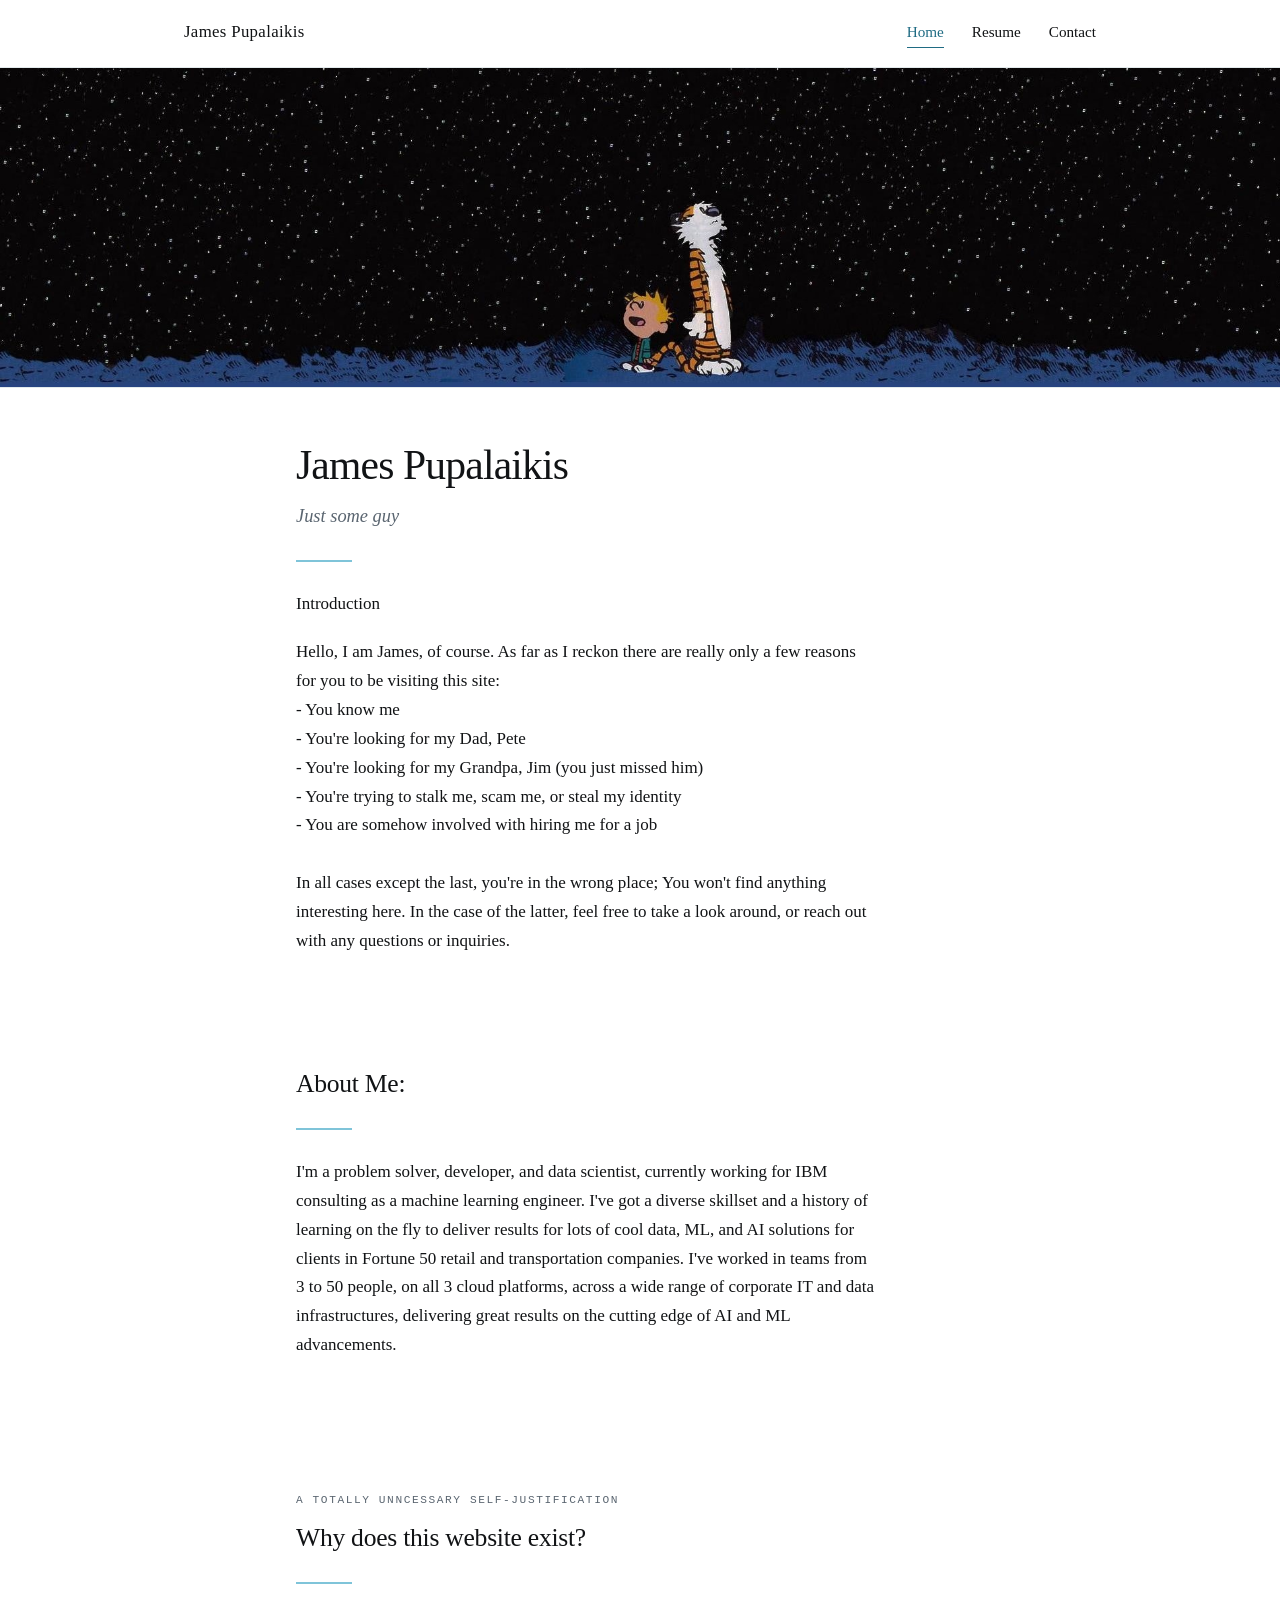
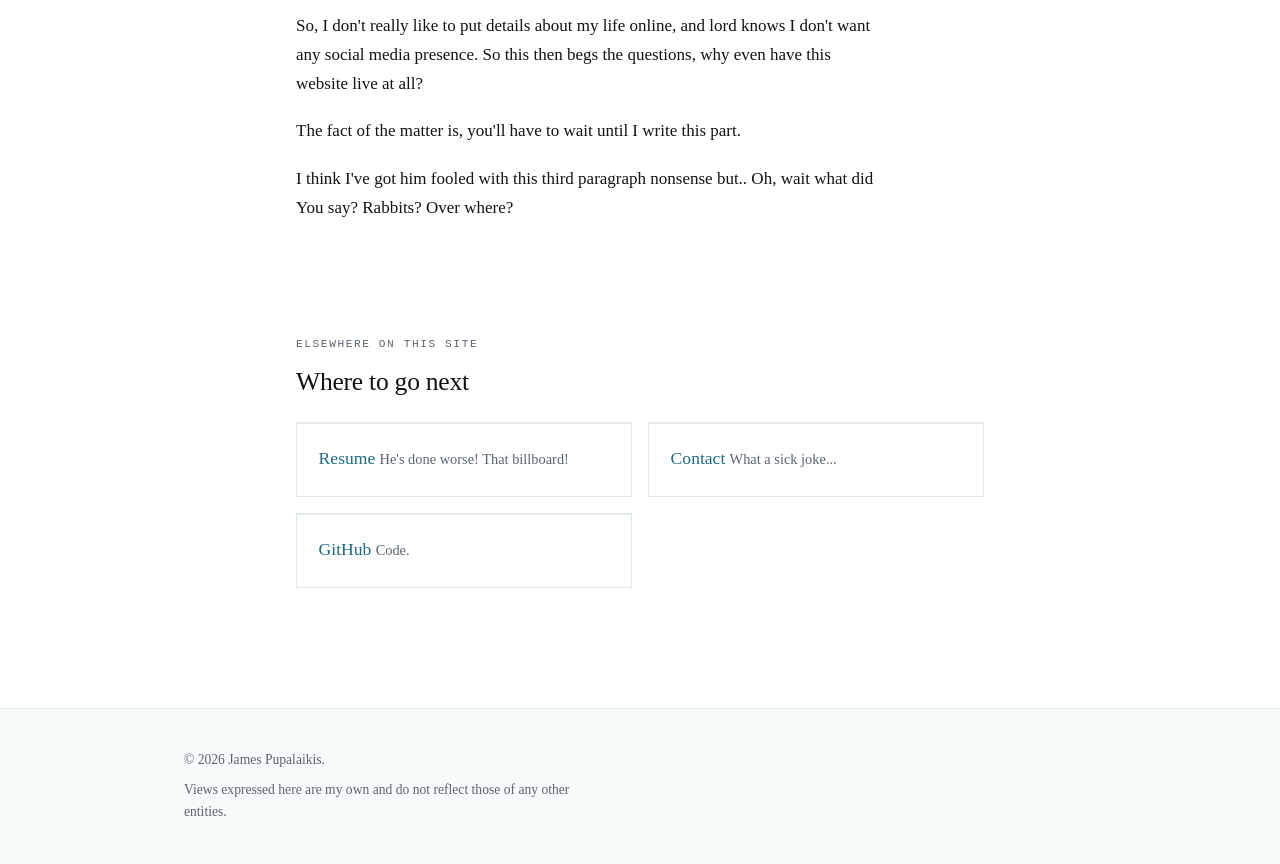
<file: index.html>
<!DOCTYPE html>
<html lang="en">
<head>
<meta charset="utf-8">
<meta name="viewport" content="width=device-width, initial-scale=1">
<title>James Pupalaikis</title>
<meta name="description" content="James Pupalaikis. Dot com, even.">
<link rel="icon" href="media/favicon.png" type="image/png">
<link rel="stylesheet" href="style.css">
</head>
<body>

<a class="skip-link" href="#main">Skip to content</a>

<!-- nav, keep the same on all 3 pages -->
<nav class="site-nav">
  <div class="wrap-wide site-nav-inner">
    <a class="site-nav-name" href="index.html">James Pupalaikis</a>
    <div class="site-nav-links">
      <a href="index.html" aria-current="page">Home</a>
      <a href="resume.html">Resume</a>
      <a href="contact.html">Contact</a>
    </div>
  </div>
</nav>

<img class="banner" src="media/ch.jpg" alt="" width="1900" height="870">

<main id="main">

  <header class="wrap masthead">
    <h1>James Pupalaikis</h1>
    <!-- fill in -->
    <p class="tagline">Just some guy</p>
    <hr class="rule">
  </header>

  <section class="wrap section" style="padding-top:0">
    <!-- fill in -->
    <p>Introduction</p>

    <p>Hello, I am James, of course. As far as I reckon there are really only a few reasons for you to be visiting this site: <br>
      - You know me<br>
      - You're looking for my Dad, Pete <br>
      - You're looking for my Grandpa, Jim (you just missed him) <br>
      - You're trying to stalk me, scam me, or steal my identity <br>
      - You are somehow involved with hiring me for a job <br>
      <br>
      In all cases except the last, you're in the wrong place; You won't find anything interesting here. 
      In the case of the latter, feel free to take a look around, or reach out with any questions or inquiries. 


    </p>
  </section>

  <section class="wrap section">
    <h2>About Me: </h2>
    <hr class="rule">

    <!-- fill in -->
    <p>
      I'm a problem solver, developer, and data scientist, currently working for IBM consulting as a machine learning engineer. 
      I've got a diverse skillset and a history of learning on the fly to deliver results for lots of cool data, ML, and AI solutions for clients in Fortune 50 retail and transportation companies. 
      I've worked in teams from 3 to 50 people, on all 3 cloud platforms, across a wide range of corporate IT and data infrastructures, delivering great results on the cutting edge of AI and ML advancements. 
    </p>

    <p>
    </p>
  </section>

  <section class="wrap section">
    <p class="eyebrow">A totally unncessary self-justification</p>
    <h2>Why does this website exist?</h2>
    <hr class="rule">

    <!-- fill in -->
    <p>So, I don't really like to put details about my life online, and lord knows I don't want any social media presence. So 
      this then begs the questions, why even have this website live at all? 
    </p>

    <p>The fact of the matter is, you'll have to wait until I write this part. 
    </p>

    <p>I think I've got him fooled with this third paragraph nonsense but.. Oh, wait what did
      You say? Rabbits? Over where?
    </p>
  </section>

  <section class="wrap section">
    <p class="eyebrow">Elsewhere on this site</p>
    <h2>Where to go next</h2>

    <div class="cards">
      <a class="card" href="resume.html">
        <span class="card-title">Resume</span>
        <span class="card-desc">He's done worse! That billboard!</span>
      </a>

      <a class="card" href="contact.html">
        <span class="card-title">Contact</span>
        <span class="card-desc">What a sick joke...</span>
      </a>

      <!-- check this username -->
      <a class="card" href="https://github.com/jamespupalaikis" target="_blank" rel="noopener noreferrer">
        <span class="card-title">GitHub</span>
        <span class="card-desc">Code.</span>
      </a>
    </div>
  </section>

</main>

<!-- footer, keep the same on all 3 pages -->
<footer class="site-footer">
  <div class="wrap-wide">
    <p>&copy; 2026 James Pupalaikis.</p>
    <p>Views expressed here are my own and do not reflect those of any other entities.</p>
  </div>
</footer>

</body>
</html>
</file>
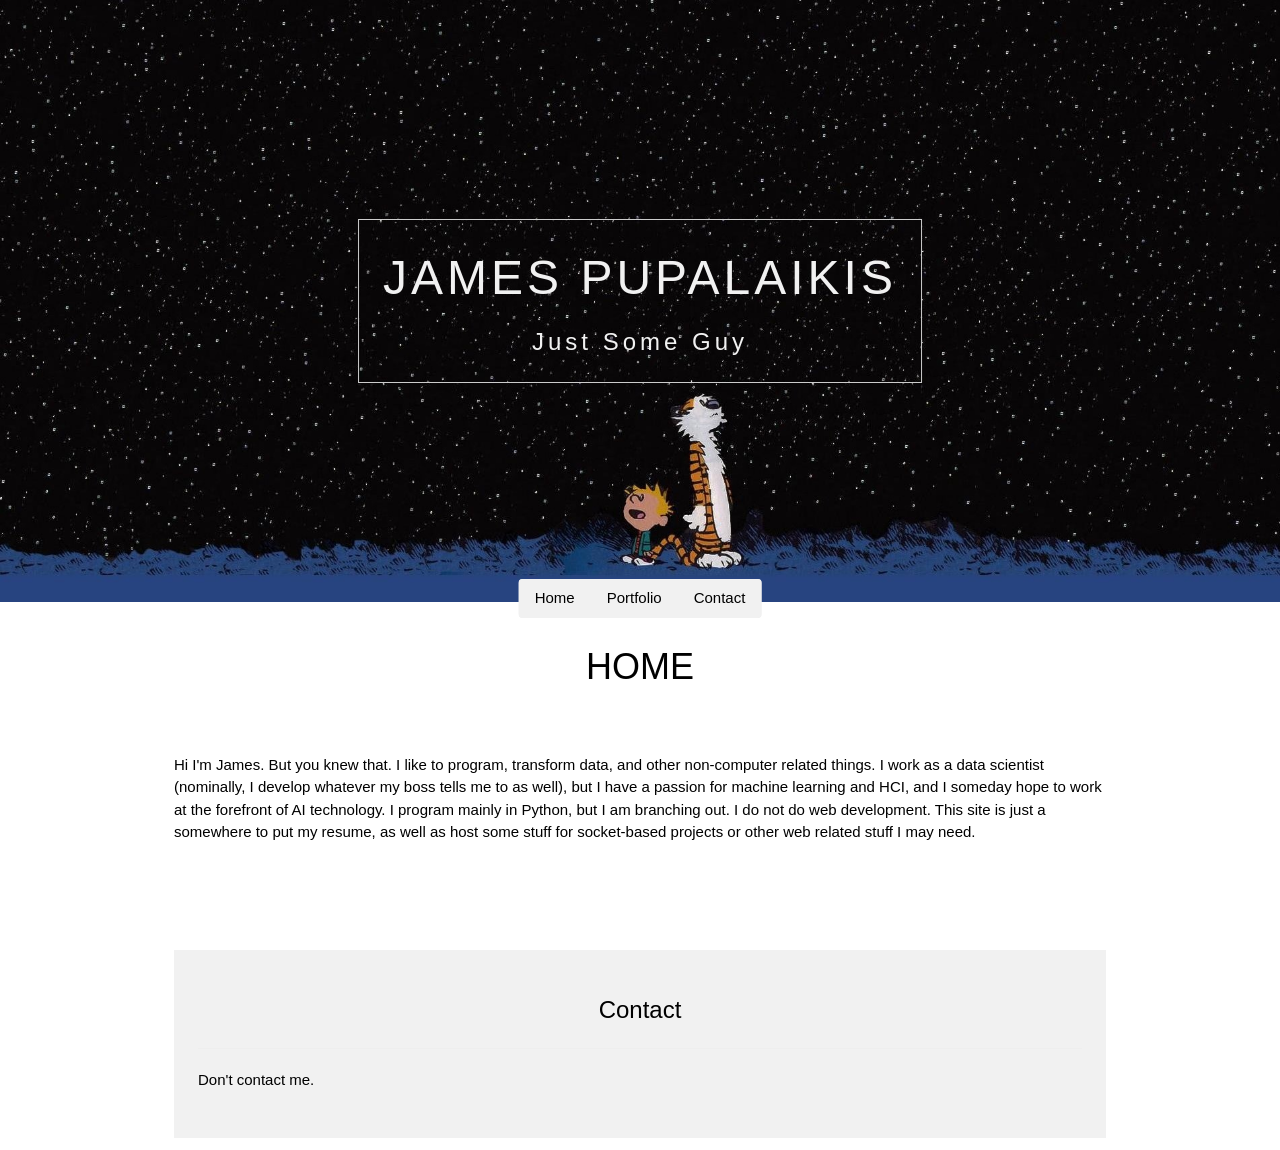
<file: pages/index.html>
<!DOCTYPE html>
<html lang="en">
<head>
<title>James Pupalaikis</title>
<meta charset="UTF-8">
<meta name="viewport" content="width=device-width, initial-scale=1">
<link rel="stylesheet" href="https://www.w3schools.com/w3css/4/w3.css">
</head>
<body>

<!-- Header -->
<header class="w3-display-container w3-content w3-center" style="max-width:1400px">
  <img class="w3-image" src="../media/ch.jpg" alt="Me" width="1300" height="400">
  <div class="w3-display-middle w3-padding-large w3-border w3-wide w3-text-light-grey w3-center">
    <h1 class="w3-hide-medium w3-hide-small w3-xxxlarge">JAMES PUPALAIKIS</h1>
    <h5 class="w3-hide-large" style="white-space:nowrap">JAMES PUPALAIKIS</h5>
    <h3 class="w3-hide-medium w3-hide-small">Just Some Guy</h3>
  </div>
  
  <!-- Navbar (placed at the bottom of the header image) -->
  <div class="w3-bar w3-light-grey w3-round w3-display-bottommiddle w3-hide-small" style="bottom:-16px">
    <a href="page2.html" class="w3-bar-item w3-button">Home</a>
    <a href="#portfolio" class="w3-bar-item w3-button">Portfolio</a>
    <a href="#contact" class="w3-bar-item w3-button">Contact</a>
  </div>
</header>

<!-- Navbar on small screens -->
<div class="w3-center w3-light-grey w3-padding-16 w3-hide-large w3-hide-medium">
<div class="w3-bar w3-light-grey">
  <a href="#" class="w3-bar-item w3-button">Home</a>
  <a href="#portfolio" class="w3-bar-item w3-button">Portfolio</a>
  <a href="#contact" class="w3-bar-item w3-button">Contact</a>
</div>
</div>
<!-- Page content -->
<div class="w3-content w3-padding-large w3-margin-top " id="portfolio">

  <!-- Images (Portfolio) -->
  <!--
  <img src="/w3images/ocean.jpg" alt="Ocean" class="w3-image" width="1000" height="500">
  <img src="/w3images/ocean2.jpg" alt="Ocean II" class="w3-image w3-margin-top" width="1000" height="500">
  <img src="/w3images/falls2.jpg" alt="Falls" class="w3-image w3-margin-top" width="1000" height="500">
  <img src="/w3images/mountainskies.jpg" alt="Skies" class="w3-image w3-margin-top" width="1000" height="500">
  <img src="/w3images/mountains2.jpg" alt="Mountains" class="w3-image w3-margin-top" width="1000" height="500">
-->
<h1 class = "w3-center">
HOME
</h1>

<p>
<br>
<br>
Hi I'm James. But you knew that. I like to program, transform data, and other 
non-computer related things. I work as a data scientist (nominally, I develop
whatever my boss tells me to as well), but I have a passion for machine learning
and HCI, and I someday hope to work at the forefront of AI technology. I program
mainly in Python, but I am branching out. I do not do web development. This site is just a
somewhere to put my resume, as well as host some stuff for socket-based projects
or other web related stuff I may need. 

<br><br> <br><br><br>


  <!-- Contact -->
  <div class="w3-light-grey w3-padding-large w3-padding-32 w3-margin-top" id="contact">
    <h3 class="w3-center">Contact</h3>
    <hr>
    <p>Don't contact me.</p>
<!--
    <form action="/action_page.php" target="_blank">
      <div class="w3-section">
        <label>Name</label>
        <input class="w3-input w3-border" type="text" required name="Name">
      </div>
      <div class="w3-section">
        <label>Email</label>
        <input class="w3-input w3-border" type="text" required name="Email">
      </div>
      <div class="w3-section">
        <label>Message</label>
        <input class="w3-input w3-border" required name="Message">
      </div>
      <button type="submit" class="w3-button w3-block w3-dark-grey">Send</button>
    </form><br>
    <p>Powered by <a href="https://www.w3schools.com/w3css/default.asp" target="_blank" class="w3-hover-text-green">w3.css</a></p>

  </div>
-->
<!-- End page content -->
</div>

</body>
</html>
</file>
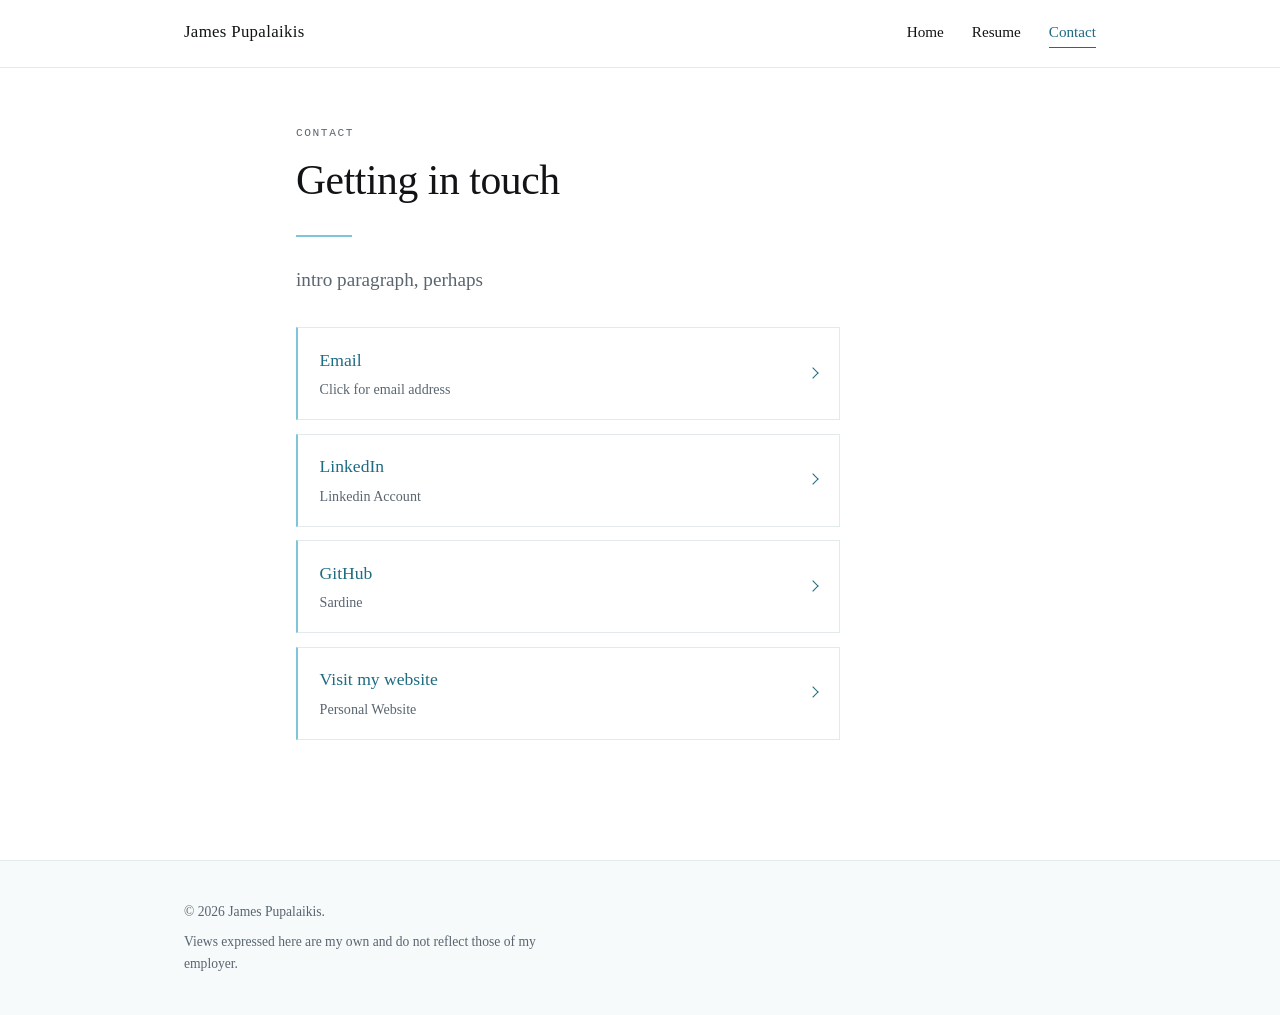
<file: contact.html>
<!DOCTYPE html>
<html lang="en">
<head>
<meta charset="utf-8">
<meta name="viewport" content="width=device-width, initial-scale=1">
<title>Contact - James Pupalaikis</title>
<meta name="description" content="How to reach James Pupalaikis. Email, LinkedIn, GitHub.">
<link rel="icon" href="media/favicon.png" type="image/png">
<link rel="stylesheet" href="style.css">
</head>
<body>

<a class="skip-link" href="#main">Skip to content</a>

<!-- nav, keep the same on all 3 pages -->
<nav class="site-nav">
  <div class="wrap-wide site-nav-inner">
    <a class="site-nav-name" href="index.html">James Pupalaikis</a>
    <div class="site-nav-links">
      <a href="index.html">Home</a>
      <a href="resume.html">Resume</a>
      <a href="contact.html" aria-current="page">Contact</a>
    </div>
  </div>
</nav>

<main id="main">

  <section class="wrap section">
    <p class="eyebrow">Contact</p>
    <h1>Getting in touch</h1>
    <hr class="rule">

    <p class="lede">intro paragraph, perhaps</p>

    <!-- checkbox, trigger label and dialog have to stay siblings, the css
         uses ~ to get from one to the other -->
    <div class="button-stack">

      <input type="checkbox" id="email-dialog" class="dialog-toggle">

      <label class="button-block" for="email-dialog">
        <span class="button-label">Email</span>
        <span class="button-desc">Click for email address</span>
      </label>

      <!-- TODO real linkedin url -->
      <a class="button-block" href="https://www.linkedin.com/in/james-pupalaikis/" target="_blank" rel="noopener noreferrer">
        <span class="button-label">LinkedIn</span>
        <span class="button-desc">Linkedin Account</span>
      </a>

      <a class="button-block" href="https://github.com/jamespupalaikis" target="_blank" rel="noopener noreferrer">
        <span class="button-label">GitHub</span>
        <span class="button-desc">Sardine</span>
      </a>

      <a class="button-block" href="index.html">
        <span class="button-label">Visit my website</span>
        <span class="button-desc">Personal Website</span>
      </a>

      <div class="dialog-scrim">
        <label class="dialog-close-area" for="email-dialog" aria-label="Close"></label>

        <div class="dialog-card">
          <label class="dialog-dismiss" for="email-dialog" aria-label="Close" title="Close">&times;</label>

          <p class="eyebrow">Email</p>

          <!-- not a mailto, on purpose -->
          <p class="email-address">jamesppup@gmail.com</p>

          <p class="dialog-note">Don't you hate when you click an email link on a
          website and it tries to open your OS email app? What kind of psycho uses
          that.</p>

          <p class="dialog-subnote">If you use this functionality and are mad at me
          please use the above contact to lodge a complaint.</p>

          <label class="dialog-close-button" for="email-dialog">Close</label>
        </div>
      </div>

    </div>
  </section>

</main>

<!-- footer, keep the same on all 3 pages -->
<footer class="site-footer">
  <div class="wrap-wide">
    <p>&copy; 2026 James Pupalaikis.</p>
    <p>Views expressed here are my own and do not reflect those of my employer.</p>
  </div>
</footer>

</body>
</html>
</file>
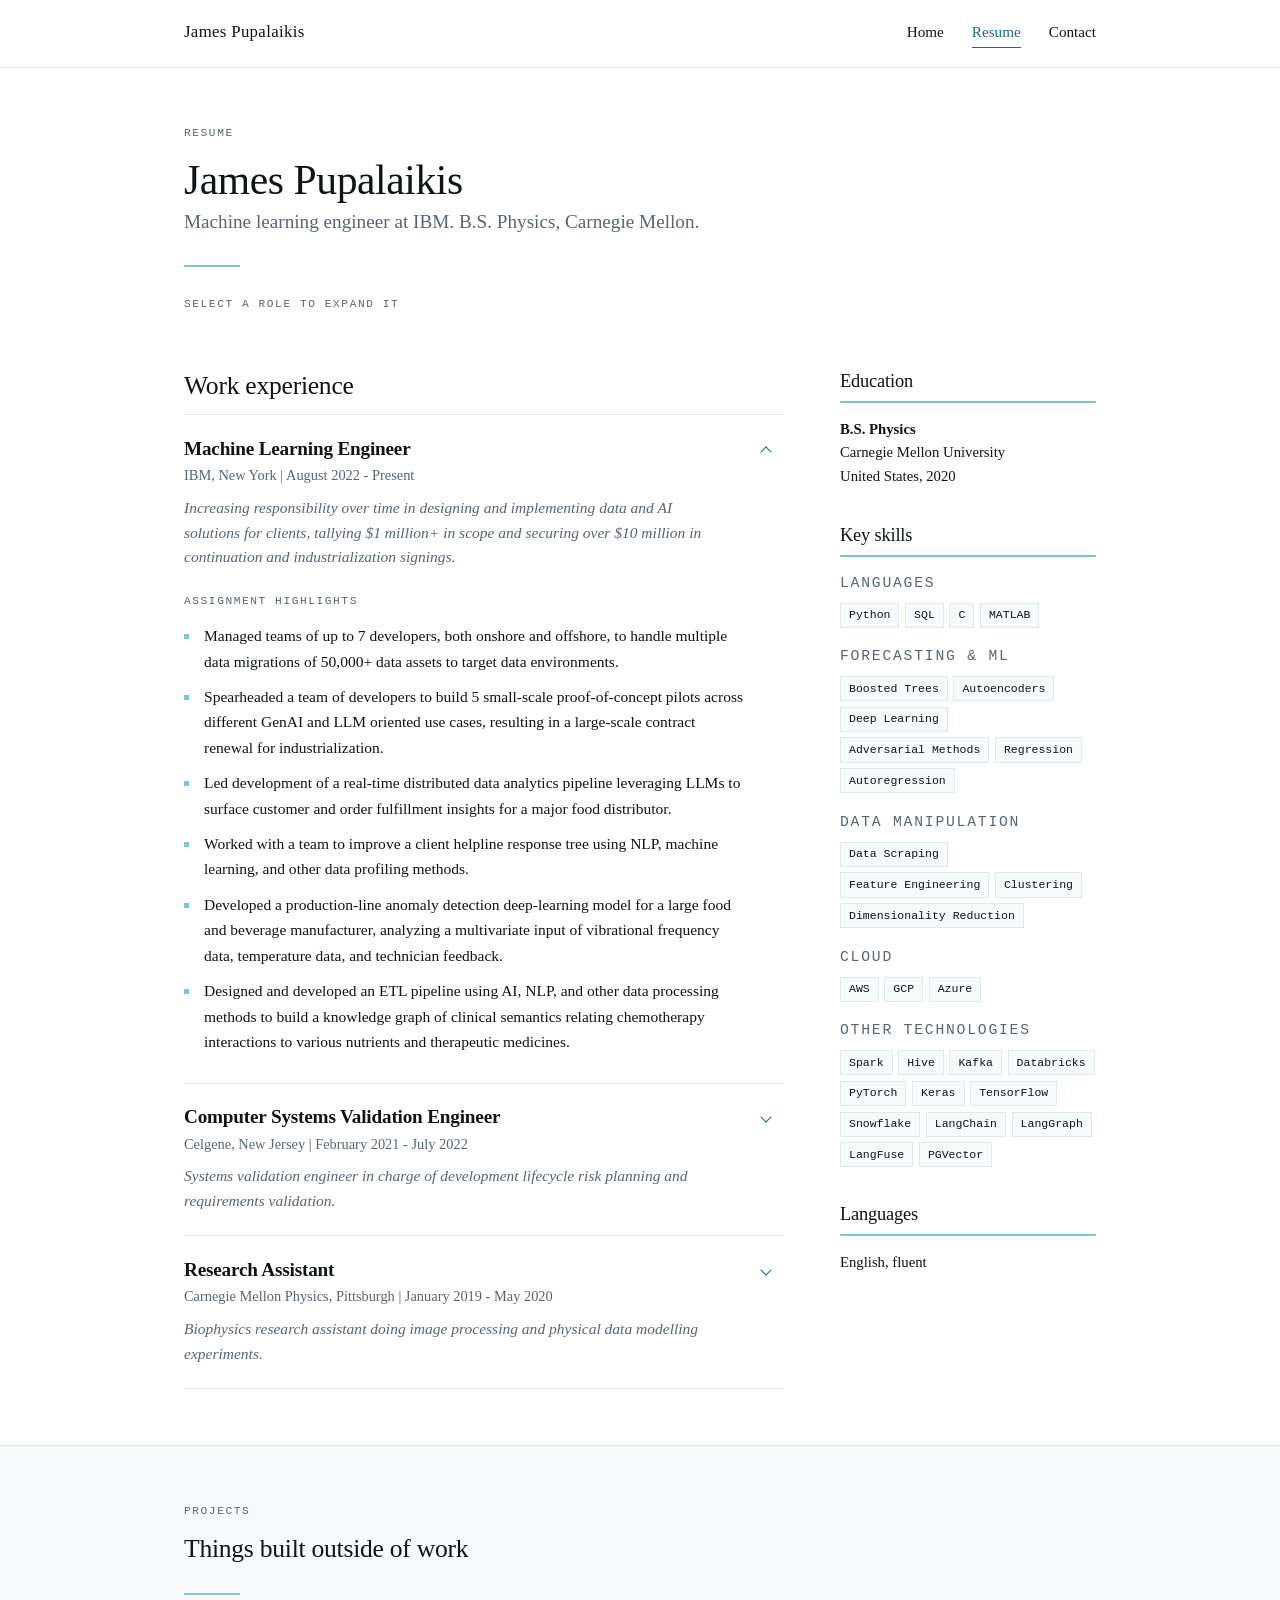
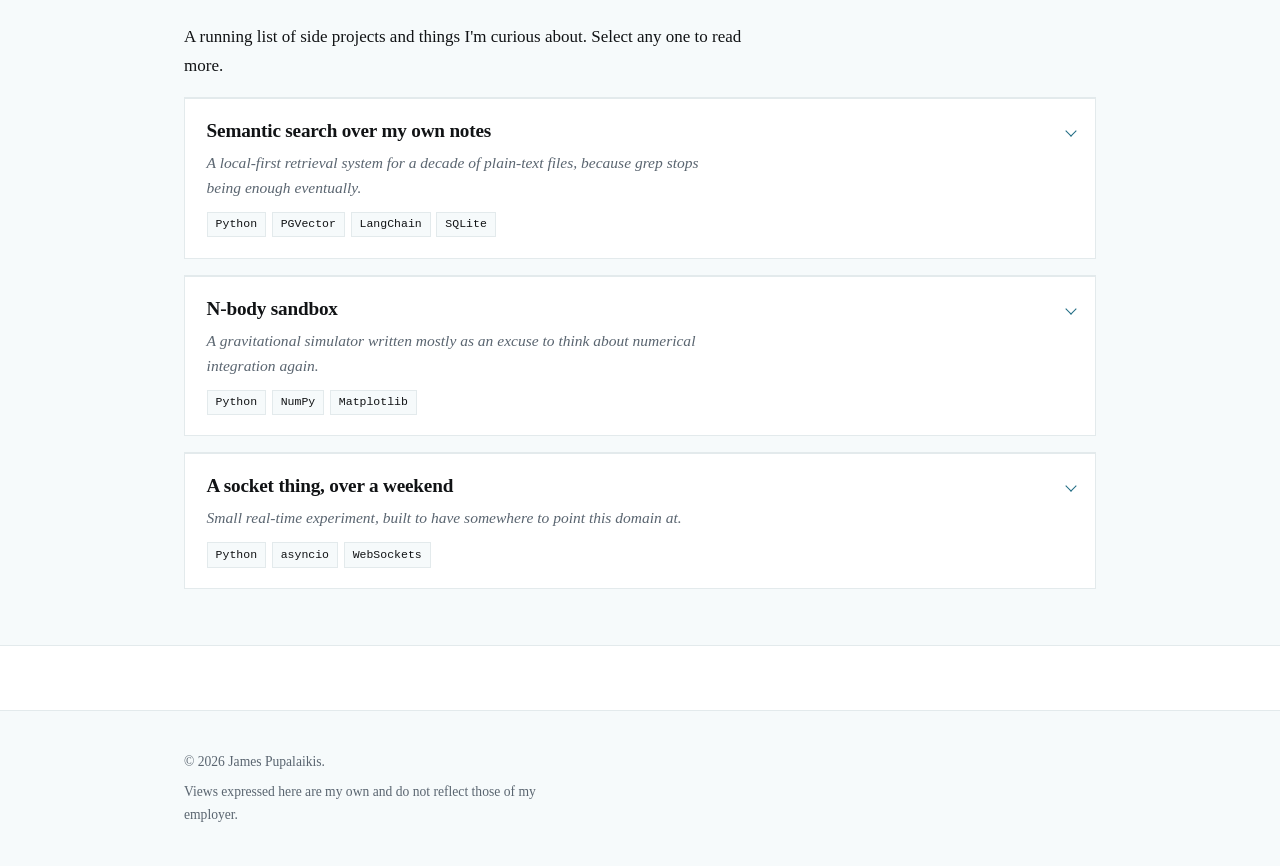
<file: resume.html>
<!DOCTYPE html>
<html lang="en">
<head>
<meta charset="utf-8">
<meta name="viewport" content="width=device-width, initial-scale=1">
<title>Resume - James Pupalaikis</title>
<meta name="description" content="Resume and selected projects of James Pupalaikis, machine learning engineer at IBM. B.S. Physics, Carnegie Mellon.">
<link rel="icon" href="media/favicon.png" type="image/png">
<link rel="stylesheet" href="style.css">
</head>
<body>

<a class="skip-link" href="#main">Skip to content</a>

<!-- nav, keep the same on all 3 pages -->
<nav class="site-nav">
  <div class="wrap-wide site-nav-inner">
    <a class="site-nav-name" href="index.html">James Pupalaikis</a>
    <div class="site-nav-links">
      <a href="index.html">Home</a>
      <a href="resume.html" aria-current="page">Resume</a>
      <a href="contact.html">Contact</a>
    </div>
  </div>
</nav>

<main id="main">

  <header class="wrap-wide section" style="padding-bottom:0">
    <p class="eyebrow">Resume</p>
    <h1>James Pupalaikis</h1>
    <p class="lede">Machine learning engineer at IBM. B.S. Physics, Carnegie Mellon.</p>

    <!-- drop a pdf in media/ and uncomment
    <p style="margin-top:1rem"><a href="media/James_Pupalaikis-Resume.pdf">Download as PDF</a></p>
    -->

    <hr class="rule">
    <p class="eyebrow" style="margin-bottom:0">Select a role to expand it</p>
  </header>

  <div class="wrap-wide section">
    <div class="resume-grid">

      <div>
        <h2 style="margin-bottom:0.75rem">Work experience</h2>

        <details class="entry" open>
          <summary>
            <h3 class="entry-title">Machine Learning Engineer</h3>
            <span class="entry-meta">IBM, New York | August 2022 - Present</span>
            <span class="entry-lede">Increasing responsibility over time in designing
            and implementing data and AI solutions for clients, tallying $1 million+
            in scope and securing over $10 million in continuation and
            industrialization signings.</span>
          </summary>
          <div class="entry-body">
            <p class="eyebrow">Assignment highlights</p>
            <ul>
              <li>Managed teams of up to 7 developers, both onshore and offshore, to
              handle multiple data migrations of 50,000+ data assets to target data
              environments.</li>

              <li>Spearheaded a team of developers to build 5 small-scale
              proof-of-concept pilots across different GenAI and LLM oriented use
              cases, resulting in a large-scale contract renewal for
              industrialization.</li>

              <li>Led development of a real-time distributed data analytics pipeline
              leveraging LLMs to surface customer and order fulfillment insights for a
              major food distributor.</li>

              <li>Worked with a team to improve a client helpline response tree using
              NLP, machine learning, and other data profiling methods.</li>

              <li>Developed a production-line anomaly detection deep-learning model for
              a large food and beverage manufacturer, analyzing a multivariate input of
              vibrational frequency data, temperature data, and technician feedback.</li>

              <li>Designed and developed an ETL pipeline using AI, NLP, and other data
              processing methods to build a knowledge graph of clinical semantics
              relating chemotherapy interactions to various nutrients and therapeutic
              medicines.</li>
            </ul>
          </div>
        </details>

        <details class="entry">
          <summary>
            <h3 class="entry-title">Computer Systems Validation Engineer</h3>
            <span class="entry-meta">Celgene, New Jersey | February 2021 - July 2022</span>
            <span class="entry-lede">Systems validation engineer in charge of
            development lifecycle risk planning and requirements validation.</span>
          </summary>
          <div class="entry-body">
            <ul>
              <li>Tested and validated FDA regulations for pharmaceutical prescriber
              platforms.</li>
              <li>Supported lifecycle planning and management for pharmaceutical
              portals.</li>
              <li>Planned and assessed project risks and mitigation strategies for
              highly regulated healthcare software.</li>
            </ul>
          </div>
        </details>

        <details class="entry">
          <summary>
            <h3 class="entry-title">Research Assistant</h3>
            <span class="entry-meta">Carnegie Mellon Physics, Pittsburgh | January 2019 - May 2020</span>
            <span class="entry-lede">Biophysics research assistant doing image
            processing and physical data modelling experiments.</span>
          </summary>
          <div class="entry-body">
            <ul>
              <li>Collaborated with the lab group on experiment design and procedures
              involving differential interference imaging of blood cell and bacterial
              membrane fluctuations.</li>

              <li>Used image and video processing techniques with deep learning to
              classify and measure blood cell fluctuations using neural networks.</li>

              <li>Designed algorithms to determine membrane stiffness from cell
              fluctuation properties.</li>

              <li>Designed and executed simulations to determine bilayer physical
              properties.</li>

              <li>Presented a research talk as a requirement of an undergraduate
              research grant program.</li>
            </ul>
          </div>
        </details>
      </div>

      <aside>
        <div class="aside-block">
          <h2>Education</h2>
          <p><strong>B.S. Physics</strong><br>
          Carnegie Mellon University<br>
          United States, 2020</p>
        </div>

        <div class="aside-block">
          <h2>Key skills</h2>

          <div class="skill-group">
            <p class="skill-group-label">Languages</p>
            <ul class="tags">
              <li>Python</li><li>SQL</li><li>C</li><li>MATLAB</li>
            </ul>
          </div>

          <div class="skill-group">
            <p class="skill-group-label">Forecasting &amp; ML</p>
            <ul class="tags">
              <li>Boosted Trees</li><li>Autoencoders</li><li>Deep Learning</li>
              <li>Adversarial Methods</li><li>Regression</li><li>Autoregression</li>
            </ul>
          </div>

          <div class="skill-group">
            <p class="skill-group-label">Data manipulation</p>
            <ul class="tags">
              <li>Data Scraping</li><li>Feature Engineering</li><li>Clustering</li>
              <li>Dimensionality Reduction</li>
            </ul>
          </div>

          <div class="skill-group">
            <p class="skill-group-label">Cloud</p>
            <ul class="tags">
              <li>AWS</li><li>GCP</li><li>Azure</li>
            </ul>
          </div>

          <div class="skill-group">
            <p class="skill-group-label">Other technologies</p>
            <ul class="tags">
              <li>Spark</li><li>Hive</li><li>Kafka</li><li>Databricks</li>
              <li>PyTorch</li><li>Keras</li><li>TensorFlow</li><li>Snowflake</li>
              <li>LangChain</li><li>LangGraph</li><li>LangFuse</li><li>PGVector</li>
            </ul>
          </div>
        </div>

        <div class="aside-block">
          <h2>Languages</h2>
          <p>English, fluent</p>
        </div>
      </aside>

    </div>
  </div>

  <div class="band">
    <section class="wrap-wide section" id="projects">
      <p class="eyebrow">Projects</p>
      <h2>Things built outside of work</h2>
      <hr class="rule">
      <p>A running list of side projects and things I'm curious about. Select any
      one to read more.</p>

      <!-- placeholder projects, replace all 3. shape is title, one line, tags,
           couple of paragraphs -->

      <details class="entry project">
        <summary>
          <h3 class="entry-title">Semantic search over my own notes</h3>
          <span class="entry-lede">A local-first retrieval system for a decade of
          plain-text files, because grep stops being enough eventually.</span>
          <span class="tags">
            <span>Python</span><span>PGVector</span><span>LangChain</span><span>SQLite</span>
          </span>
        </summary>
        <div class="entry-body">
          <p>Replace this with a real description. </p>

          <p>A good closing line</p>
        </div>
      </details>

      <details class="entry project">
        <summary>
          <h3 class="entry-title">N-body sandbox</h3>
          <span class="entry-lede">A gravitational simulator written mostly as an
          excuse to think about numerical integration again.</span>
          <span class="tags">
            <span>Python</span><span>NumPy</span><span>Matplotlib</span>
          </span>
        </summary>
        <div class="entry-body">
          <p>Replace this with a real description.</p>
        </div>
      </details>

      <details class="entry project">
        <summary>
          <h3 class="entry-title">A socket thing, over a weekend</h3>
          <span class="entry-lede">Small real-time experiment, built to have somewhere
          to point this domain at.</span>
          <span class="tags">
            <span>Python</span><span>asyncio</span><span>WebSockets</span>
          </span>
        </summary>
        <div class="entry-body">
          <p>Replace this with a real description. </p>
        </div>
      </details>

    </section>
  </div>

</main>

<!-- footer, keep the same on all 3 pages -->
<footer class="site-footer">
  <div class="wrap-wide">
    <p>&copy; 2026 James Pupalaikis.</p>
    <p>Views expressed here are my own and do not reflect those of my employer.</p>
  </div>
</footer>

</body>
</html>
</file>
<file: style.css>
/* jamespupalaikis.com
   one stylesheet, no build step */


/* tokens */

:root {
  --paper: #ffffff;
  --paper-alt: #f6fafb;
  --ink: #111315;
  --ink-muted: #5a6570;
  /* two blues. the pale one fails contrast on text, so it's decoration only */
  --accent-ink: #1f6b83;
  --accent: #7fc4d9;
  --rule: #e3eaec;

  --serif: Georgia, "Iowan Old Style", "Palatino Linotype", "Book Antiqua",
           "Times New Roman", Times, serif;
  --mono: ui-monospace, "SF Mono", "Cascadia Mono", "Segoe UI Mono", Menlo,
          Consolas, monospace;

  --measure: 68ch;
  --wrap: 46rem;
  --wrap-wide: 60rem;
}


/* base */

*, *::before, *::after { box-sizing: border-box; }

body, h1, h2, h3, h4, p, ul, ol, figure, blockquote, dl, dd {
  margin: 0;
  padding: 0;
}

ul, ol { list-style: none; }

img {
  display: block;
  max-width: 100%;
  height: auto;
}

html {
  -webkit-text-size-adjust: 100%;
  scroll-behavior: smooth;
}

body {
  background: var(--paper);
  color: var(--ink);
  font-family: var(--serif);
  font-size: 1.0625rem;
  line-height: 1.7;
  text-rendering: optimizeLegibility;
  -webkit-font-smoothing: antialiased;
}

a:focus-visible,
summary:focus-visible,
.dialog-toggle:focus-visible + label,
label:focus-visible {
  outline: 2px solid var(--accent-ink);
  outline-offset: 3px;
  border-radius: 2px;
}


/* type */

h1, h2, h3, h4 {
  font-weight: 400;
  line-height: 1.25;
  letter-spacing: -0.01em;
}

h1 { font-size: 2.6rem; }
h2 { font-size: 1.6rem; }
h3 { font-size: 1.2rem; }

p { max-width: var(--measure); }

p + p { margin-top: 1.1em; }

a {
  color: var(--accent-ink);
  text-decoration: none;
  border-bottom: 1px solid var(--accent);
  transition: border-color 0.15s ease, background-color 0.15s ease;
}

a:hover { border-bottom-color: var(--accent-ink); }

strong { font-weight: 700; }
em { font-style: italic; }

.eyebrow {
  font-family: var(--mono);
  font-size: 0.7rem;
  letter-spacing: 0.14em;
  text-transform: uppercase;
  color: var(--ink-muted);
  margin-bottom: 0.75rem;
}

.lede {
  font-size: 1.2rem;
  line-height: 1.6;
  color: var(--ink-muted);
}

.rule {
  width: 3.5rem;
  height: 2px;
  background: var(--accent);
  border: 0;
  margin: 1.75rem 0;
}


/* layout */

.wrap {
  max-width: var(--wrap);
  margin-inline: auto;
  padding-inline: 1.5rem;
}

.wrap-wide {
  max-width: var(--wrap-wide);
  margin-inline: auto;
  padding-inline: 1.5rem;
}

.section { padding-block: 3.5rem; }

/* tint spans the viewport, content stays wrapped */
.band {
  background: var(--paper-alt);
  border-block: 1px solid var(--rule);
}


/* nav + footer */

.skip-link {
  position: absolute;
  left: -9999px;
  top: 0;
  z-index: 100;
  background: var(--paper);
  color: var(--ink);
  padding: 0.6rem 1rem;
  border: 1px solid var(--accent-ink);
  border-bottom-right-radius: 3px;
}

.skip-link:focus { left: 0; }

.site-nav {
  border-bottom: 1px solid var(--rule);
  background: var(--paper);
}

.site-nav-inner {
  display: flex;
  align-items: baseline;
  justify-content: space-between;
  gap: 1.5rem;
  flex-wrap: wrap;
  padding-block: 1.15rem;
}

.site-nav-name {
  font-size: 1.05rem;
  letter-spacing: 0.02em;
  color: var(--ink);
  border-bottom: 0;
}

.site-nav-name:hover { color: var(--accent-ink); }

.site-nav-links {
  display: flex;
  gap: 1.75rem;
  font-size: 0.95rem;
}

.site-nav-links a {
  color: var(--ink);
  border-bottom: 1px solid transparent;
  padding-bottom: 2px;
}

.site-nav-links a:hover { border-bottom-color: var(--accent); }

.site-nav-links a[aria-current="page"] {
  color: var(--accent-ink);
  border-bottom-color: var(--accent-ink);
}

.site-footer {
  margin-top: 4rem;
  border-top: 1px solid var(--rule);
  background: var(--paper-alt);
  padding-block: 2.5rem;
  font-size: 0.85rem;
  line-height: 1.65;
  color: var(--ink-muted);
}

.site-footer p { max-width: 60ch; }
.site-footer p + p { margin-top: 0.55em; }

.footer-fine {
  margin-top: 1.5rem !important;
  font-size: 0.78rem;
  opacity: 0.85;
}

.site-footer a {
  color: var(--ink-muted);
  border-bottom-color: var(--rule);
}

.site-footer a:hover {
  color: var(--accent-ink);
  border-bottom-color: var(--accent);
}


/* home */

/* text sits under the banner, never on it. stays legible at any width */
.banner {
  width: 100%;
  height: 320px;
  object-fit: cover;
  object-position: center 92%;
  background: #000;
  border-bottom: 1px solid var(--rule);
}

.masthead { padding-top: 3.25rem; }

.masthead h1 { letter-spacing: -0.02em; }

.masthead .tagline {
  margin-top: 0.6rem;
  font-size: 1.15rem;
  font-style: italic;
  color: var(--ink-muted);
}

.cards {
  display: grid;
  grid-template-columns: repeat(auto-fit, minmax(14rem, 1fr));
  gap: 1rem;
  margin-top: 1.5rem;
}

.card {
  display: block;
  border: 1px solid var(--rule);
  border-top: 2px solid var(--rule);
  padding: 1.25rem 1.35rem 1.4rem;
  color: var(--ink);
  background: var(--paper);
  transition: border-top-color 0.18s ease, background-color 0.18s ease;
}

.card:hover {
  border-top-color: var(--accent);
  background: var(--paper-alt);
}

.card-title {
  font-size: 1.1rem;
  color: var(--accent-ink);
}

.card-desc {
  margin-top: 0.4rem;
  font-size: 0.9rem;
  line-height: 1.55;
  color: var(--ink-muted);
  max-width: none;
}


/* contact */

.button-stack {
  display: flex;
  flex-direction: column;
  gap: 0.85rem;
  margin-top: 2rem;
  max-width: 34rem;
}

/* same look whether it's an <a> or the <label> driving the dialog */
.button-block {
  display: block;
  position: relative;
  border: 1px solid var(--rule);
  border-left: 2px solid var(--accent);
  background: var(--paper);
  padding: 1.1rem 3rem 1.15rem 1.35rem;
  color: var(--ink);
  cursor: pointer;
  transition: border-left-color 0.18s ease, background-color 0.18s ease;
}

.button-block:hover {
  border-left-color: var(--accent-ink);
  background: var(--paper-alt);
}

.button-label {
  display: block;
  font-size: 1.1rem;
  color: var(--accent-ink);
}

.button-desc {
  display: block;
  margin-top: 0.2rem;
  font-size: 0.88rem;
  line-height: 1.55;
  color: var(--ink-muted);
}

.button-block::after {
  content: "";
  position: absolute;
  right: 1.4rem;
  top: 50%;
  width: 0.5rem;
  height: 0.5rem;
  margin-top: -0.3rem;
  border-right: 1.5px solid var(--accent-ink);
  border-top: 1.5px solid var(--accent-ink);
  transform: rotate(45deg);
  transition: transform 0.18s ease;
}

.button-block:hover::after {
  transform: rotate(45deg) translate(2px, -2px);
}

/* dialog, driven by the checkbox above it in the markup.
   no js, so it can't trap focus or close on esc. not marked role=dialog
   for that reason */

.dialog-toggle {
  /* opacity, not display:none, or it drops out of the tab order */
  position: absolute;
  width: 1px;
  height: 1px;
  opacity: 0;
  pointer-events: none;
  margin: 0;
}

.dialog-scrim {
  position: fixed;
  inset: 0;
  z-index: 50;
  display: flex;
  align-items: center;
  justify-content: center;
  padding: 1.5rem;
  background: rgba(17, 19, 21, 0.45);
  opacity: 0;
  /* visibility so it can fade out, and so the card leaves the tab order */
  visibility: hidden;
  transition: opacity 0.18s ease, visibility 0s linear 0.18s;
}

.dialog-toggle:checked ~ .dialog-scrim {
  opacity: 1;
  visibility: visible;
  transition: opacity 0.18s ease, visibility 0s;
}

/* sits behind the card, catches click-outside */
.dialog-close-area {
  position: absolute;
  inset: 0;
  cursor: default;
}

.dialog-card {
  position: relative;
  z-index: 1;
  width: 100%;
  max-width: 30rem;
  background: var(--paper);
  border: 1px solid var(--rule);
  border-top: 3px solid var(--accent);
  padding: 2rem 2rem 1.75rem;
  box-shadow: 0 18px 50px rgba(17, 19, 21, 0.18);
  transform: translateY(8px);
  transition: transform 0.18s ease;
}

.dialog-toggle:checked ~ .dialog-scrim .dialog-card {
  transform: none;
}

.dialog-dismiss {
  position: absolute;
  top: 0.5rem;
  right: 0.75rem;
  font-size: 1.5rem;
  line-height: 1;
  padding: 0.25rem 0.4rem;
  color: var(--ink-muted);
  cursor: pointer;
}

.dialog-dismiss:hover { color: var(--ink); }

/* plain text, not a mailto. that's the point */
.email-address {
  font-family: var(--mono);
  font-size: 1.15rem;
  letter-spacing: -0.01em;
  text-align: center;
  padding: 0.9rem 1rem;
  margin: 0.5rem 0 1.5rem;
  background: var(--paper-alt);
  border: 1px solid var(--rule);
  color: var(--ink);
  user-select: all;
  overflow-wrap: anywhere;
}

.dialog-note {
  font-size: 0.95rem;
  line-height: 1.6;
}

.dialog-subnote {
  margin-top: 0.9rem !important;
  font-size: 0.8rem;
  line-height: 1.55;
  color: var(--ink-muted);
}

.dialog-close-button {
  display: inline-block;
  margin-top: 1.5rem;
  padding: 0.5rem 1.4rem;
  font-size: 0.9rem;
  border: 1px solid var(--rule);
  background: var(--paper);
  color: var(--ink);
  cursor: pointer;
  transition: border-color 0.18s ease, background-color 0.18s ease;
}

.dialog-close-button:hover {
  border-color: var(--accent);
  background: var(--paper-alt);
}


/* resume */

.resume-grid {
  display: grid;
  grid-template-columns: 1fr 16rem;
  gap: 3.5rem;
  align-items: start;
}

.entry { border-top: 1px solid var(--rule); }

.entry:last-of-type { border-bottom: 1px solid var(--rule); }

.entry > summary {
  position: relative;
  display: block;
  list-style: none;
  cursor: pointer;
  padding: 1.35rem 2.5rem 1.35rem 0;
  transition: background-color 0.15s ease;
}

/* kill the default triangle everywhere */
.entry > summary::-webkit-details-marker { display: none; }
.entry > summary::marker { content: ""; }

.entry > summary:hover { background: var(--paper-alt); }

/* chevron */
.entry > summary::after {
  content: "";
  position: absolute;
  right: 0.85rem;
  top: 1.85rem;
  width: 0.5rem;
  height: 0.5rem;
  border-right: 1.5px solid var(--accent-ink);
  border-bottom: 1.5px solid var(--accent-ink);
  transform: rotate(45deg);
  transition: transform 0.2s ease;
}

.entry[open] > summary::after {
  transform: rotate(-135deg);
  top: 2.05rem;
}

.entry-title {
  display: block;
  font-size: 1.2rem;
  font-weight: 700;
}

/* spans, not <p>. summary only takes phrasing content */
.entry-meta {
  display: block;
  margin-top: 0.15rem;
  font-size: 0.9rem;
  color: var(--ink-muted);
}

.entry-lede {
  display: block;
  margin-top: 0.5rem;
  font-style: italic;
  font-size: 0.97rem;
  line-height: 1.6;
  color: var(--ink-muted);
  max-width: var(--measure);
}

.entry-body { padding: 0 2.5rem 1.75rem 0; }

.entry-body ul { max-width: var(--measure); }

.entry-body li {
  position: relative;
  padding-left: 1.25rem;
  margin-top: 0.6rem;
  font-size: 0.97rem;
  line-height: 1.65;
}

.entry-body li::before {
  content: "";
  position: absolute;
  left: 0;
  top: 0.72em;
  width: 5px;
  height: 5px;
  background: var(--accent);
}

.aside-block + .aside-block { margin-top: 2.25rem; }

.aside-block h2 {
  font-size: 1.15rem;
  padding-bottom: 0.5rem;
  border-bottom: 2px solid var(--accent);
  margin-bottom: 0.9rem;
}

.aside-block p {
  font-size: 0.92rem;
  line-height: 1.6;
}

.skill-group + .skill-group { margin-top: 1.1rem; }

.skill-group-label {
  font-family: var(--mono);
  font-size: 0.66rem;
  letter-spacing: 0.12em;
  text-transform: uppercase;
  color: var(--ink-muted);
  margin-bottom: 0.45rem;
}

/* li in the sidebar, span inside a summary */
.tags {
  display: flex;
  flex-wrap: wrap;
  gap: 0.35rem;
}

.tags > li,
.tags > span {
  font-family: var(--mono);
  font-size: 0.72rem;
  line-height: 1.4;
  padding: 0.22rem 0.5rem;
  background: var(--paper-alt);
  border: 1px solid var(--rule);
  color: var(--ink);
  white-space: nowrap;
}

.project {
  border: 1px solid var(--rule);
  border-top: 2px solid var(--rule);
  background: var(--paper);
  margin-top: 1rem;
  transition: border-top-color 0.18s ease;
}

.project:hover { border-top-color: var(--accent); }

.project > summary { padding: 1.25rem 2.5rem 1.3rem 1.35rem; }

.project > summary::after {
  right: 1.25rem;
  top: 1.75rem;
}

.project[open] > summary::after { top: 1.95rem; }

.project .entry-body { padding: 0 1.35rem 1.5rem; }

.project .tags { margin-top: 0.7rem; }


/* small screens */

@media (max-width: 760px) {
  h1 { font-size: 2.1rem; }
  h2 { font-size: 1.4rem; }

  .banner { height: 190px; }

  .section { padding-block: 2.5rem; }

  .site-nav-inner {
    flex-direction: column;
    align-items: flex-start;
    gap: 0.75rem;
  }

  .site-nav-links { gap: 1.4rem; }

  .resume-grid {
    grid-template-columns: 1fr;
    gap: 2.5rem;
  }

  .dialog-card { padding: 1.75rem 1.35rem 1.5rem; }
}

@media (max-width: 420px) {
  body { font-size: 1rem; }
  h1 { font-size: 1.8rem; }
  .banner { height: 150px; }
  .email-address { font-size: 1rem; }
}

@media (prefers-reduced-motion: reduce) {
  html { scroll-behavior: auto; }
  *, *::before, *::after {
    transition-duration: 0.01ms !important;
    animation-duration: 0.01ms !important;
  }
}


/* print */

@media print {
  .skip-link,
  .site-nav,
  .site-footer,
  .banner {
    display: none !important;
  }

  body {
    font-size: 10.5pt;
    line-height: 1.45;
    color: #000;
    background: #fff;
  }

  .section { padding-block: 0; }

  .wrap, .wrap-wide {
    max-width: none;
    padding-inline: 0;
  }

  .resume-grid {
    grid-template-columns: 1fr 15rem;
    gap: 2rem;
  }

  a { color: #000; border-bottom: 0; }

  .entry > summary::after,
  .project > summary::after { display: none; }

  .entry > summary {
    padding-right: 0;
    cursor: auto;
  }

  .entry-body { padding-bottom: 0.9rem; }

  /* tries to print collapsed sections. chromium honors it, others may not.
     worst case they print as just the summary */
  details:not([open]) > *:not(summary) { display: block !important; }
  details { content-visibility: visible !important; }
}
</file>
